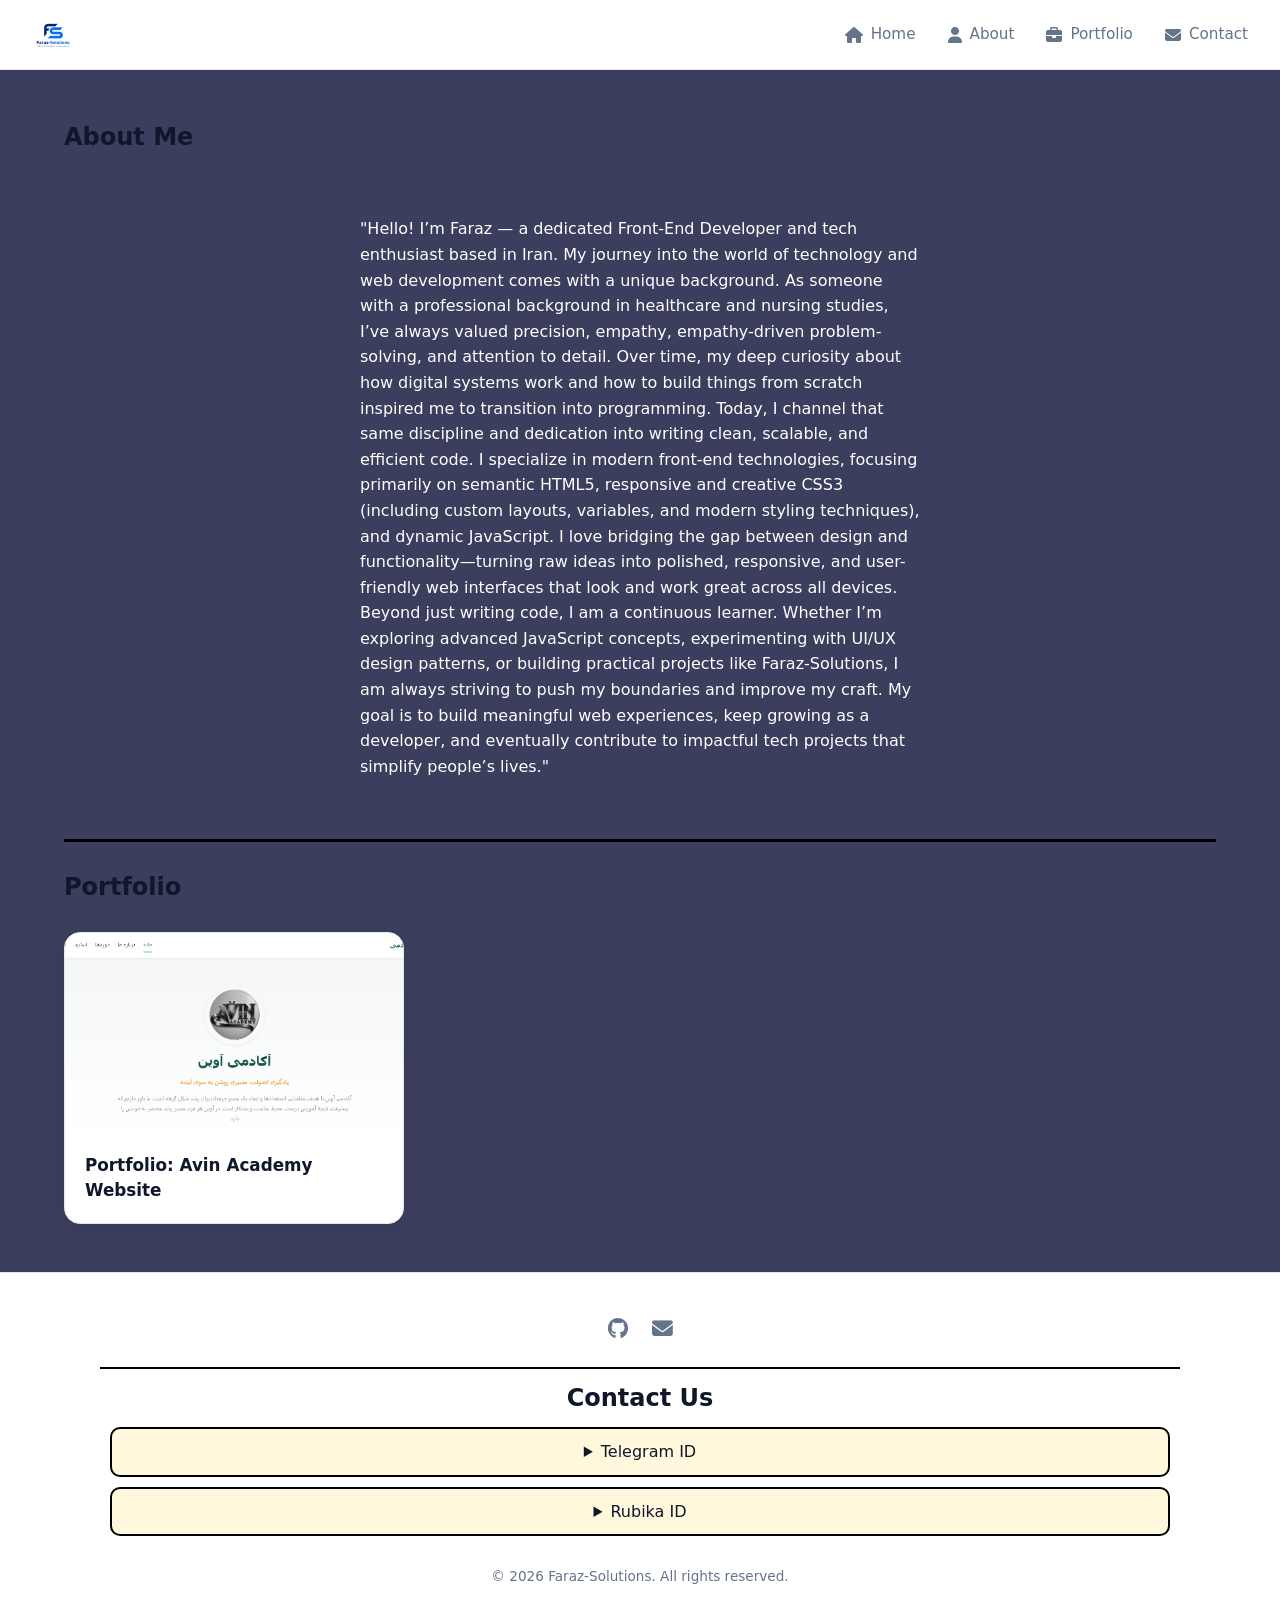
<file: index.html>
<!doctype html>
<html lang="en" dir="ltr">
  <head>
    <meta charset="UTF-8" />
    <meta name="viewport" content="width=device-width, initial-scale=1.0" />
    <title>Faraz-Solutions</title>
    <!-- Font Awesome CDN -->
    <link
      rel="stylesheet"
      href="https://cdnjs.cloudflare.com/ajax/libs/font-awesome/6.5.1/css/all.min.css"
      crossorigin="anonymous"
      referrerpolicy="no-referrer"
    />
    <link rel="stylesheet" href="./css/styles.css" />
    <link rel="icon" href="./images/icon.png" />
  </head>
  <body class="body">
    <!-- هدر سایت -->
    <header id="head">
      <div class="div">
        <div class="imagebox">
          <img src="./images/logo-a.png" alt="logo" class="image" />
        </div>
      </div>

      <!-- لایه تاریک پشت منو در موبایل -->
      <div class="overlay" id="overlay"></div>

      <nav class="navbar" id="navbar">
        <ul class="navbar-menu">
          <li class="items">
            <i class="fa-solid fa-house"></i
            ><a href="./index.html" class="texts">Home</a>
          </li>
          <li class="items">
            <i class="fa-solid fa-user"></i
            ><a href="#about-me-title" class="texts">About</a>
          </li>
          <li class="items">
            <i class="fa-solid fa-briefcase"></i
            ><a href="#portfolio-title" class="texts">Portfolio</a>
          </li>
          <li class="items">
            <i class="fa-solid fa-envelope"></i
            ><a href="#id" class="texts">Contact</a>
          </li>
        </ul>
      </nav>

      <button
        class="hamburger"
        id="hamburger-btn"
        aria-label="Toggle navigation"
      >
        <span class="bar"></span>
        <span class="bar"></span>
        <span class="bar"></span>
      </button>
    </header>

    <!-- بدنه اصلی -->
    <main class="main-content" id="main-content">
      <h2 id="about-me-title">About Me</h2>
      <div class="about-me">
        <section class="about">
          <p class="about-text">
            "Hello! I’m Faraz — a dedicated Front-End Developer and tech
            enthusiast based in Iran. My journey into the world of technology
            and web development comes with a unique background. As someone with
            a professional background in healthcare and nursing studies, I’ve
            always valued precision, empathy, empathy-driven problem-solving,
            and attention to detail. Over time, my deep curiosity about how
            digital systems work and how to build things from scratch inspired
            me to transition into programming. Today, I channel that same
            discipline and dedication into writing clean, scalable, and
            efficient code. I specialize in modern front-end technologies,
            focusing primarily on semantic HTML5, responsive and creative CSS3
            (including custom layouts, variables, and modern styling
            techniques), and dynamic JavaScript. I love bridging the gap between
            design and functionality—turning raw ideas into polished,
            responsive, and user-friendly web interfaces that look and work
            great across all devices. Beyond just writing code, I am a
            continuous learner. Whether I’m exploring advanced JavaScript
            concepts, experimenting with UI/UX design patterns, or building
            practical projects like Faraz-Solutions, I am always striving to
            push my boundaries and improve my craft. My goal is to build
            meaningful web experiences, keep growing as a developer, and
            eventually contribute to impactful tech projects that simplify
            people’s lives."
          </p>
        </section>
      </div>
      <br />
      <h2 class="portfolio-title" id="portfolio-title">Portfolio</h2>
      <br />
      <div class="menu-card">
        <article class="card">
          <a href="./avin-amoozeshgah/index.html" class="card-image-link">
            <img
              class="card-logo"
              src="./images/proj1.PNG"
              alt="Avin Academy Website"
            />
          </a>
          <div class="card-content">
            <a class="card-title" href="./avin-amoozeshgah/index.html">
              <h2>Portfolio: Avin Academy Website</h2>
            </a>
          </div>
        </article>
      </div>
    </main>

    <!-- فوتر سایت -->
    <footer class="footer" id="footer">
      <div class="footer-container">
        <div class="footer-socials">
          <a
            href="https://github.com/FarazSolutions"
            target="_blank"
            rel="noopener"
            aria-label="GitHub"
          >
            <i class="fab fa-github"></i>
          </a>

          <a href="mailto:frazmrady12@gmail.com" aria-label="Email">
            <i class="fas fa-envelope"></i>
          </a>
        </div>
        <div class="id-container" id="id">
          <h2>Contact Us</h2>
          <div class="details-container">
            <details>
              <summary>Telegram ID</summary>
              <p><strong>@Highhacker7</strong></p>
            </details>
            <details>
              <summary>Rubika ID</summary>
              <p><strong>@FACR777</strong></p>
            </details>
          </div>
        </div>
        <p class="footer-copy">© 2026 Faraz-Solutions. All rights reserved.</p>
      </div>
    </footer>

    <script src="./script.js"></script>
  </body>
</html>
</file>
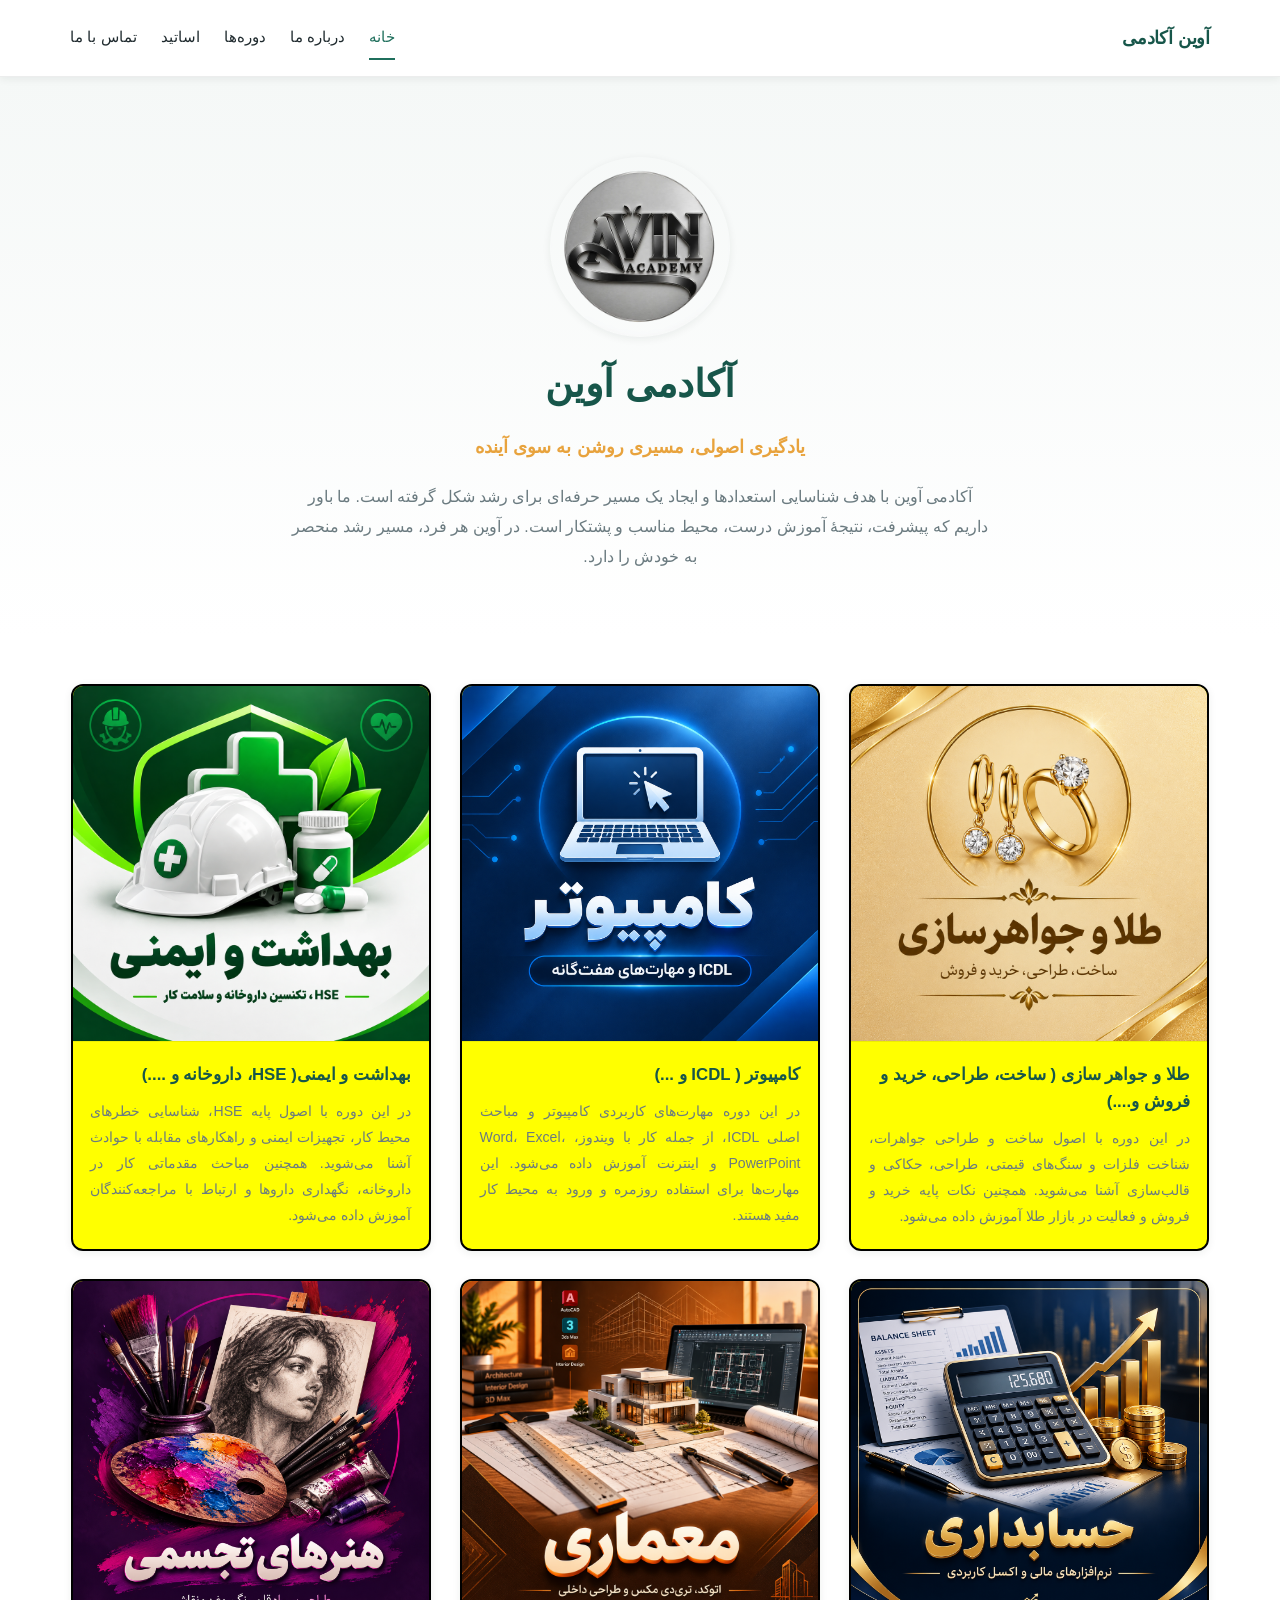
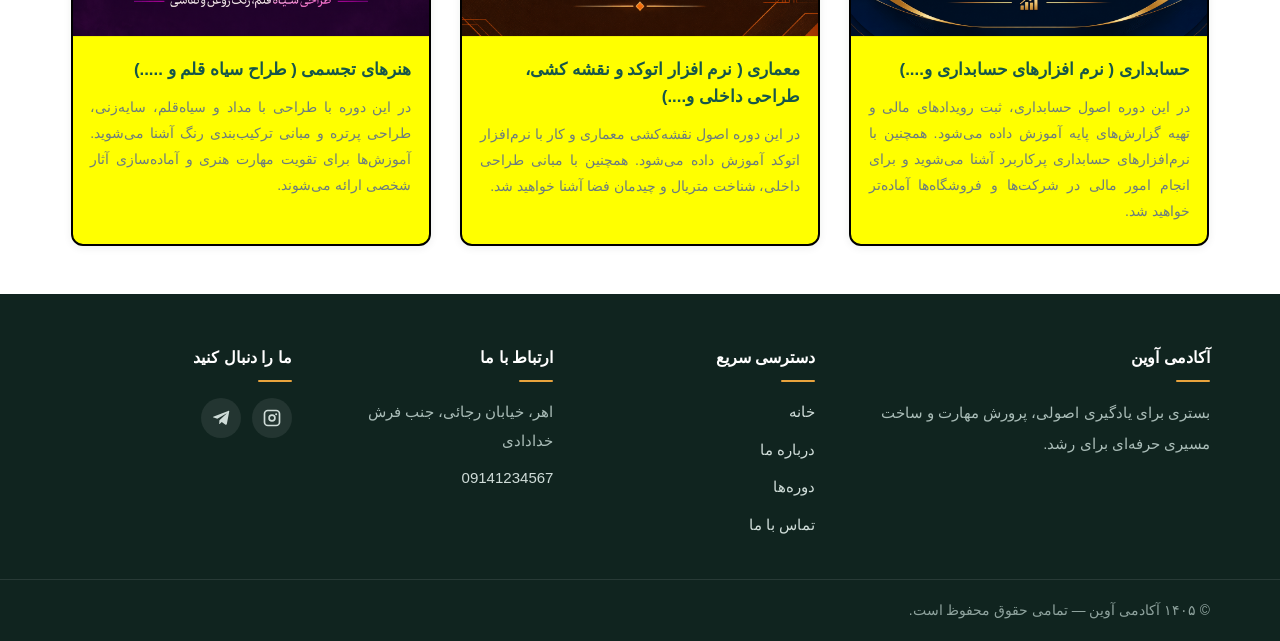
<file: avin-amoozeshgah/index.html>
<!doctype html>
<html lang="fa" dir="rtl">
  <head>
    <meta charset="UTF-8" />
    <meta name="viewport" content="width=device-width, initial-scale=1.0" />
    <title>آکادمی آوین | Avin Academy</title>
    <link rel="stylesheet" href="./css/styles.css" />
  </head>
  <body>
    <!-- ================= HEADER ================= -->
    <header class="site-header">
      <div class="container header-inner">
        <!-- نام برند (کنار منو در دسکتاپ) -->
        <a href="#" class="brand">
          <span class="brand-name">آوین آکادمی</span>
        </a>

        <!-- دکمه همبرگری (فقط موبایل) -->
        <button
          class="nav-toggle"
          id="navToggle"
          aria-label="باز و بسته کردن منو"
          aria-expanded="false"
          aria-controls="mainNav"
        >
          <span class="bar"></span>
          <span class="bar"></span>
          <span class="bar"></span>
        </button>

        <!-- منوی اصلی -->
        <nav class="main-nav" id="mainNav">
          <ul class="nav-list">
            <li><a href="./index.html" class="nav-link active">خانه</a></li>
            <li><a href="./index.html" class="nav-link">درباره ما</a></li>
            <li><a href="./index.html" class="nav-link">دوره‌ها</a></li>
            <li><a href="./index.html" class="nav-link">اساتید</a></li>
            <li><a href="./index.html" class="nav-link">تماس با ما</a></li>
          </ul>

          <!-- دکمه CTA داخل منو (اختیاری) -->
          <!-- <a href="#" class="btn btn-primary nav-cta">ثبت‌نام</a> -->
        </nav>
      </div>
    </header>

    <!-- ================= LOGO + INTRO ================= -->
    <section class="hero">
      <div class="container hero-inner">
        <!-- دایره لوگو (جای خالی برای عکس لوگو) -->
        <div class="logo-circle" role="img" aria-label="لوگوی آکادمی آوین">
          <img class="image" src="./images/icon.png" alt="لوگوی آکادمی آوین" />
        </div>

        <h1 class="hero-title">آکادمی آوین</h1>
        <p class="hero-subtitle">یادگیری اصولی، مسیری روشن به سوی آینده</p>

        <p class="hero-desc">
          آکادمی آوین با هدف شناسایی استعدادها و ایجاد یک مسیر حرفه‌ای برای رشد
          شکل گرفته است. ما باور داریم که پیشرفت، نتیجهٔ آموزش درست، محیط مناسب
          و پشتکار است. در آوین هر فرد، مسیر رشد منحصر به خودش را دارد.
        </p>

        <!-- <div class="hero-actions">
          <a href="#" class="btn btn-primary">شروع یادگیری</a>
          <a href="#" class="btn btn-outline">دوره‌های ما</a>
        </div> -->
      </div>
    </section>

    <!-- ================= MAIN CONTENT (بدنه) ================= -->
    <main class="site-main">
      <div class="container">
        <section class="cards">
          <a href="./index.html"
            ><img class="logos" src="./images/tala.png" alt="tala-sazi image"
          /></a>
          <a class="card-links" href="./index.html">
            <h3>طلا و جواهر سازی ( ساخت، طراحی، خرید و فروش و....)</h3>
            <p class="discribs">
              در این دوره با اصول ساخت و طراحی جواهرات، شناخت فلزات و سنگ‌های
              قیمتی، طراحی، حکاکی و قالب‌سازی آشنا می‌شوید. همچنین نکات پایه
              خرید و فروش و فعالیت در بازار طلا آموزش داده می‌شود.
            </p>
          </a>
        </section>

        <section class="cards">
          <a href="./index.html"
            ><img class="logos" src="./images/pc.png" alt="computer image"
          /></a>
          <a class="card-links" href="./index.html">
            <h3>کامپیوتر ( ICDL و ...)</h3>
            <p class="discribs">
              در این دوره مهارت‌های کاربردی کامپیوتر و مباحث اصلی ICDL، از جمله
              کار با ویندوز، Word، Excel، PowerPoint و اینترنت آموزش داده
              می‌شود. این مهارت‌ها برای استفاده روزمره و ورود به محیط کار مفید
              هستند.
            </p>
          </a>
        </section>

        <section class="cards">
          <a href="./index.html"
            ><img
              class="logos"
              src="./images/behdasht.png"
              alt="behdasht-imeni image"
          /></a>
          <a class="card-links" href="./index.html">
            <h3>بهداشت و ایمنی( HSE، داروخانه و ....)</h3>
            <p class="discribs">
              در این دوره با اصول پایه HSE، شناسایی خطرهای محیط کار، تجهیزات
              ایمنی و راهکارهای مقابله با حوادث آشنا می‌شوید. همچنین مباحث
              مقدماتی کار در داروخانه، نگهداری داروها و ارتباط با مراجعه‌کنندگان
              آموزش داده می‌شود.
            </p>
          </a>
        </section>

        <section class="cards">
          <a href="./index.html"
            ><img
              class="logos"
              src="./images/hesabdari.png"
              alt="hesabdari image"
          /></a>
          <a class="card-links" href="./index.html">
            <h3>حسابداری ( نرم افزارهای حسابداری و....)</h3>
            <p class="discribs">
              در این دوره اصول حسابداری، ثبت رویدادهای مالی و تهیه گزارش‌های
              پایه آموزش داده می‌شود. همچنین با نرم‌افزارهای حسابداری پرکاربرد
              آشنا می‌شوید و برای انجام امور مالی در شرکت‌ها و فروشگاه‌ها
              آماده‌تر خواهید شد.
            </p>
          </a>
        </section>

        <section class="cards">
          <a href="./index.html"
            ><img class="logos" src="./images/memari.png" alt="memari image"
          /></a>
          <a class="card-links" href="./index.html">
            <h3>معماری ( نرم افزار اتوکد و نقشه کشی، طراحی داخلی و....)</h3>
            <p class="discribs">
              در این دوره اصول نقشه‌کشی معماری و کار با نرم‌افزار اتوکد آموزش
              داده می‌شود. همچنین با مبانی طراحی داخلی، شناخت متریال و چیدمان
              فضا آشنا خواهید شد.
            </p>
          </a>
        </section>

        <section class="cards">
          <a href="./index.html"
            ><img
              class="logos"
              src="./images/tajasomi.png"
              alt="honar-tajasomi image"
          /></a>
          <a class="card-links" href="/">
            <h3>هنرهای تجسمی ( طراح سیاه قلم و .....)</h3>
            <p class="discribs">
              در این دوره با طراحی با مداد و سیاه‌قلم، سایه‌زنی، طراحی پرتره و
              مبانی ترکیب‌بندی رنگ آشنا می‌شوید. آموزش‌ها برای تقویت مهارت هنری
              و آماده‌سازی آثار شخصی ارائه می‌شوند.
            </p>
          </a>
        </section>
      </div>
    </main>

    <!-- ================= FOOTER ================= -->
    <footer class="site-footer">
      <div class="container footer-inner">
        <div class="footer-col footer-about">
          <h3 class="footer-title">آکادمی آوین</h3>
          <p>
            بستری برای یادگیری اصولی، پرورش مهارت و ساخت مسیری حرفه‌ای برای رشد.
          </p>
        </div>

        <div class="footer-col">
          <h3 class="footer-title">دسترسی سریع</h3>
          <ul class="footer-links">
            <li><a href="./index.html">خانه</a></li>
            <li><a href="./index.html">درباره ما</a></li>
            <li><a href="./index.html">دوره‌ها</a></li>
            <li><a href="./index.html">تماس با ما</a></li>
          </ul>
        </div>

        <div class="footer-col">
          <h3 class="footer-title">ارتباط با ما</h3>
          <ul class="footer-contact">
            <li>اهر، خیابان رجائی، جنب فرش خدادادی</li>
            <li><a href="./index.html">09141234567</a></li>
          </ul>
        </div>

        <div class="footer-col">
          <h3 class="footer-title">ما را دنبال کنید</h3>
          <div class="social-links">
            <a href="./index.html" class="social-link" aria-label="اینستاگرام">
              <svg viewBox="0 0 24 24" aria-hidden="true">
                <path
                  d="M7 2h10a5 5 0 0 1 5 5v10a5 5 0 0 1-5 5H7a5 5 0 0 1-5-5V7a5 5 0 0 1 5-5Zm0 2a3 3 0 0 0-3 3v10a3 3 0 0 0 3 3h10a3 3 0 0 0 3-3V7a3 3 0 0 0-3-3H7Zm5 3.5a4.5 4.5 0 1 1 0 9 4.5 4.5 0 0 1 0-9Zm0 2a2.5 2.5 0 1 0 0 5 2.5 2.5 0 0 0 0-5Zm5-3.25a1.25 1.25 0 1 1 0 2.5 1.25 1.25 0 0 1 0-2.5Z"
                />
              </svg>
            </a>
            <a href="./index.html" class="social-link" aria-label="تلگرام">
              <svg viewBox="0 0 24 24" aria-hidden="true">
                <path
                  d="M21.9 4.3 19 19.2c-.2 1-.8 1.2-1.6.8l-4.5-3.3-2.2 2.1c-.2.2-.4.4-.9.4l.3-4.6 8.4-7.6c.4-.3-.1-.5-.6-.2L7.6 12.9 3.2 11.5c-1-.3-1-1 .2-1.4l17.2-6.6c.8-.3 1.5.2 1.3 1.3Z"
                />
              </svg>
            </a>
          </div>
        </div>
      </div>

      <div class="footer-bottom">
        <div class="container">
          <p>© ۱۴۰۵ آکادمی آوین — تمامی حقوق محفوظ است.</p>
        </div>
      </div>
    </footer>

    <script src="main.js"></script>
  </body>
</html>
</file>
<file: css/styles.css>
/* Fonts */
@font-face {
  font-family: Vazir;
  src: url("../fonts/Vazir-Regular.woff2");
  font-weight: 400;
}

@font-face {
  font-family: Vazir;
  src: url("../fonts/Vazir-Medium.woff2");
  font-weight: 700;
}

/* متغیرها و ریست کلی */
:root {
  --primary-color: #2563eb;
  --primary-hover: #1d4ed8;
  --bg-body: #f8fafc;
  --bg-surface: #ffffff;
  --text-main: #0f172a;
  --text-muted: #64748b;
  --border-color: #e2e8f0;
  --header-height: 70px;
  --transition: all 0.3s ease;
}

* {
  margin: 0;
  padding: 0;
  box-sizing: border-box;
}

body {
  font-family:
    system-ui,
    -apple-system,
    BlinkMacSystemFont,
    "Segoe UI",
    Roboto,
    Oxygen,
    Ubuntu,
    sans-serif;
  background-color: rgba(0, 4, 44, 0.767);
  color: var(--text-main);
  line-height: 1.6;
  min-height: 100vh;
  display: flex;
  flex-direction: column;
}

main {
  padding: 10px;
  gap: 30px;
}

.about-text {
  padding: 20px;
  color: white;
}

.about {
  width: 600px;
}

.about-me {
  display: flex;
  justify-content: center;
  border-bottom: 3px solid black;
  padding: 40px 10px;
}

.portfolio-title {
  display: block;
}

/* هدر */
#head {
  position: sticky;
  top: 0;
  height: var(--header-height);
  background-color: var(--bg-surface);
  border-bottom: 1px solid var(--border-color);
  display: flex;
  align-items: center;
  justify-content: space-between;
  padding: 0 2rem;
  z-index: 1000;
  box-shadow: 0 1px 3px rgba(0, 0, 0, 0.05);
}

.div {
  display: flex;
  align-items: center;
}

.imagebox {
  display: inline-flex;
  align-items: center;
}

.image {
  height: 42px;
  width: auto;
  object-fit: contain;
  display: block;
}

/* ناوبری دسکتاپ */
.navbar-menu {
  display: flex;
  align-items: center;
  gap: 2rem;
  list-style: none;
}

.items {
  display: flex;
  align-items: center;
  gap: 0.5rem;
  color: var(--text-muted);
  transition: var(--transition);
  font-size: 0.95rem;
  font-weight: 500;
}

.items i {
  font-size: 1rem;
}

.texts {
  text-decoration: none;
  color: inherit;
  transition: var(--transition);
}

.items:hover,
.items:hover .texts {
  color: var(--primary-color);
}

/* دکمه همبرگری (موبایل) */
.hamburger {
  display: none;
  flex-direction: column;
  justify-content: space-between;
  width: 26px;
  height: 20px;
  background: transparent;
  border: none;
  cursor: pointer;
  padding: 0;
  position: relative;
  z-index: 50; /* بالاترین لایه هدر */
}

.hamburger .bar {
  width: 100%;
  height: 3px;
  background-color: var(--text-main);
  border-radius: 4px;
  transition: var(--transition);
}

/* انیمیشن باز شدن دکمه همبرگری */
.hamburger.active .bar:nth-child(1) {
  transform: translateY(8.5px) rotate(45deg);
}
.hamburger.active .bar:nth-child(2) {
  opacity: 0;
}
.hamburger.active .bar:nth-child(3) {
  transform: translateY(-8.5px) rotate(-45deg);
}

/* بخش اصلی (Main) */
.main-content {
  flex: 1;
  max-width: 1200px;
  width: 100%;
  margin: 0 auto;
  padding: 3rem 1.5rem;
}

/* فوتر */
.footer {
  background-color: var(--bg-surface);
  border-top: 1px solid var(--border-color);
  padding: 2.5rem 1.5rem 1.5rem;
  margin-top: auto;
}

.footer-container {
  max-width: 1200px;
  margin: 0 auto;
  display: flex;
  flex-direction: column;
  align-items: center;
  gap: 1.25rem;
  text-align: center;
}

.footer-socials {
  display: flex;
  gap: 1.5rem;
}

.footer-socials a {
  color: var(--text-muted);
  font-size: 1.3rem;
  transition: var(--transition);
}

.footer-socials a:hover {
  color: var(--primary-color);
  transform: translateY(-2px);
}

.footer-copy {
  color: var(--text-muted);
  font-size: 0.85rem;
}

/* استایل overlay در حالت عادی غیرفعال */
.overlay {
  display: none;
}

/* بخش کارت‌های نمونه‌کار */
.menu-card {
  display: flex;
  flex-wrap: wrap;
  gap: 2rem;
  justify-content: flex-start;
}

.card {
  width: 100%;
  max-width: 340px;
  background-color: var(--bg-surface);
  border: 1px solid var(--border-color);
  border-radius: 16px; /* گوشه‌های نرم و گرد */
  overflow: hidden; /* برش خوردن لبه‌های تصویر با گوشه کارت */
  box-shadow: 0 4px 20px rgba(0, 0, 0, 0.05); /* سایه نرم و مات */
  transition:
    transform 0.3s ease,
    box-shadow 0.3s ease;
  display: flex;
  flex-direction: column;
}

/* افکت شناور شدن با حرکت موس */
.card:hover {
  transform: translateY(-6px);
  box-shadow: 0 12px 28px rgba(0, 0, 0, 0.1);
}

.card-image-link {
  display: block;
  width: 100%;
  height: 200px;
  overflow: hidden;
  background-color: #f1f5f9;
}

.card-logo {
  width: 100%;
  height: 100%;
  object-fit: cover; /* تناسب عکس بدون کشیدگی و دفرمه شدن */
  display: block;
  transition: transform 0.4s ease;
}

/* زوم نرم عکس زمان هاور */
.card:hover .card-logo {
  transform: scale(1.05);
}

.card-content {
  padding: 1.25rem;
}

.card-title {
  text-decoration: none;
  color: var(--text-main);
  transition: color 0.2s ease;
}

.card-title h2 {
  font-size: 1.05rem;
  font-weight: 600;
  line-height: 1.5;
}

.card-title:hover {
  color: var(--primary-color);
}

.id-container {
  border-top: 2px solid black;
  width: 90%;
  padding: 10px;
}

details {
  padding: 10px;
  border: 2px solid black;
  border-radius: 10px;
  margin-top: 10px;
  background: cornsilk;
}

strong {
  color: green;
}

/* مدیاکوئری ریسپانسیو (موبایل و تبلت) */
@media (max-width: 768px) {
  #head {
    padding: 0 1.25rem;
  }

  .hamburger {
    display: flex;
  }

  /* لایه تاریک تمام صفحه: زیر منو */
  .overlay {
    display: block;
    position: fixed;
    top: 0;
    left: 0;
    width: 100vw;
    height: 100vh;
    background: rgba(0, 0, 0, 0.45);
    backdrop-filter: blur(2px);
    -webkit-backdrop-filter: blur(2px);
    z-index: 30; /* زیر navbar */
    opacity: 0;
    visibility: hidden;
    pointer-events: none;
    transition:
      opacity 0.3s ease,
      visibility 0.3s ease;
  }

  .overlay.active {
    opacity: 1;
    visibility: visible;
    pointer-events: auto;
  }

  /* سایدبار منو: بالای لایه تاریک */
  .navbar {
    position: fixed;
    top: 0;
    right: -100%;
    width: 75%;
    max-width: 300px;
    height: 100vh;
    background-color: var(--bg-surface);
    box-shadow: -4px 0 25px rgba(0, 0, 0, 0.2);
    padding: calc(var(--header-height) + 2rem) 2rem 2rem;
    transition: right 0.3s ease;
    z-index: 40; /* قطعا بالاتر از overlay (30) */
  }

  .navbar.open {
    right: 0;
  }

  .navbar-menu {
    flex-direction: column;
    align-items: flex-start;
    gap: 1.75rem;
  }

  .items {
    font-size: 1.05rem;
  }
}
</file>
<file: avin-amoozeshgah/css/styles.css>
/* Fonts */
@font-face {
  font-family: Vazir;
  src: url("../fonts/Vazir-Regular.woff2");
  font-weight: 400;
}

@font-face {
  font-family: Vazir;
  src: url("../fonts/Vazir-Medium.woff2");
  font-weight: 700;
}

/* ================= RESET و متغیرها ================= */
*,
*::before,
*::after {
  box-sizing: border-box;
  margin: 0;
  padding: 0;
}

:root {
  --color-primary: #1f6f5c;
  --color-primary-dark: #17564a;
  --color-accent: #e8a33d;
  --color-text: #1f2a2e;
  --color-muted: #6b7b80;
  --color-bg: #ffffff;
  --color-bg-soft: #f5f8f7;
  --color-header: #ffffff;
  --color-footer: #10241f;
  --radius: 12px;
  --shadow-sm: 0 2px 8px rgba(16, 36, 31, 0.07);
  --shadow-md: 0 8px 24px rgba(16, 36, 31, 0.12);
  --header-height: 68px;
  --transition: 0.25s ease;
}

html {
  scroll-behavior: smooth;
}

body {
  font-family: Vazirmatn, "Segoe UI", Tahoma, sans-serif;
  background: var(--color-bg);
  color: var(--color-text);
  line-height: 1.9;
  -webkit-font-smoothing: antialiased;
}

img {
  max-width: 100%;
  display: block;
}

a {
  text-decoration: none;
  color: inherit;
}

ul {
  list-style: none;
}

.container {
  width: min(1140px, 100% - 2rem);
  margin-inline: auto;
  display: flex;
  flex-wrap: wrap;
  gap: 20px;
}

/* ================= دکمه‌ها ================= */
.btn {
  display: inline-flex;
  align-items: center;
  justify-content: center;
  padding: 0.7rem 1.4rem;
  border-radius: 999px;
  font-size: 0.95rem;
  font-weight: 600;
  border: 2px solid transparent;
  cursor: pointer;
  transition:
    background var(--transition),
    color var(--transition),
    transform var(--transition),
    border-color var(--transition);
}

.btn:active {
  transform: scale(0.97);
}

.btn-primary {
  background: var(--color-primary);
  color: #fff;
}

.btn-primary:hover {
  background: var(--color-primary-dark);
}

.btn-outline {
  background: transparent;
  color: var(--color-primary);
  border-color: var(--color-primary);
}

.btn-outline:hover {
  background: var(--color-primary);
  color: #fff;
}

/* ================= هدر ================= */
.site-header {
  position: sticky;
  top: 0;
  z-index: 100;
  background: var(--color-header);
  border-bottom: 1px solid rgba(16, 36, 31, 0.08);
  box-shadow: var(--shadow-sm);
}

.header-inner {
  display: flex;
  align-items: center;
  justify-content: space-between;
  min-height: var(--header-height);
  gap: 1rem;
}

.brand-name {
  font-size: 1.15rem;
  font-weight: 800;
  color: var(--color-primary-dark);
  letter-spacing: -0.2px;
}

/* --- دکمه همبرگری --- */
.nav-toggle {
  display: inline-flex;
  flex-direction: column;
  justify-content: center;
  gap: 5px;
  width: 44px;
  height: 44px;
  padding: 10px;
  background: transparent;
  border: 1px solid rgba(16, 36, 31, 0.12);
  border-radius: 10px;
  cursor: pointer;
  z-index: 110;
}

.nav-toggle .bar {
  display: block;
  width: 100%;
  height: 2px;
  background: var(--color-primary-dark);
  border-radius: 2px;
  transition:
    transform var(--transition),
    opacity var(--transition);
}

/* تبدیل به X وقتی منو باز است */
.nav-toggle.is-open .bar:nth-child(1) {
  transform: translateY(7px) rotate(45deg);
}
.nav-toggle.is-open .bar:nth-child(2) {
  opacity: 0;
}
.nav-toggle.is-open .bar:nth-child(3) {
  transform: translateY(-7px) rotate(-45deg);
}

/* --- منوی موبایل --- */
.main-nav {
  position: fixed;
  inset: var(--header-height) 0 auto 0;
  background: var(--color-bg);
  border-bottom: 1px solid rgba(16, 36, 31, 0.08);
  box-shadow: var(--shadow-md);
  padding: 1rem 1.25rem 1.5rem;
  display: flex;
  flex-direction: column;
  gap: 0.75rem;
  transform: translateY(-12px);
  opacity: 0;
  visibility: hidden;
  pointer-events: none;
  transition:
    transform var(--transition),
    opacity var(--transition),
    visibility var(--transition);
}

.main-nav.is-open {
  transform: translateY(0);
  opacity: 1;
  visibility: visible;
  pointer-events: auto;
}

.nav-list {
  display: flex;
  flex-direction: column;
}

.nav-link {
  display: block;
  padding: 0.85rem 0.5rem;
  font-weight: 500;
  color: var(--color-text);
  border-bottom: 1px solid rgba(16, 36, 31, 0.06);
  transition:
    color var(--transition),
    padding-inline-start var(--transition);
}

.nav-link:hover,
.nav-link.active {
  color: var(--color-primary);
}

.nav-link:hover {
  padding-inline-start: 0.9rem;
}

.nav-cta {
  width: 100%;
  margin-top: 0.5rem;
}

/* ================= بخش لوگو و توضیحات ================= */
.hero {
  background: linear-gradient(180deg, var(--color-bg-soft), var(--color-bg));
  padding: 3.5rem 0 3rem;
  text-align: center;
}

.hero-inner {
  display: flex;
  flex-direction: column;
  align-items: center;
  gap: 1.1rem;
}

/* دایره لوگو */
.logo-circle {
  width: 140px;
  height: 140px;
  border-radius: 50%;
  display: flex;
  align-items: center;
  justify-content: center;
  overflow: hidden;
  box-shadow: var(--shadow-sm);
  transition:
    transform var(--transition),
    border-color var(--transition);
}

.logo-circle:hover {
  transform: translateY(-4px);
  border-color: var(--color-primary);
}

.logo-circle img {
  width: 100%;
  height: 100%;
  object-fit: cover;
}

.logo-placeholder-text {
  font-size: 0.9rem;
  color: var(--color-muted);
  font-weight: 600;
}

.hero-title {
  font-size: clamp(1.6rem, 4vw, 2.4rem);
  font-weight: 800;
  color: var(--color-primary-dark);
  line-height: 1.5;
}

.hero-subtitle {
  font-size: clamp(1rem, 2.5vw, 1.15rem);
  font-weight: 600;
  color: var(--color-accent);
}

.hero-desc {
  max-width: 700px;
  color: var(--color-muted);
  font-size: 0.98rem;
}

.hero-actions {
  display: flex;
  flex-wrap: wrap;
  justify-content: center;
  gap: 0.75rem;
  margin-top: 0.5rem;
}

/* ================= بدنه (خالی) ================= */
.site-main {
  padding: 3rem 0;
  min-height: 40vh;
}

/* ================= فوتر ================= */
.site-footer {
  background: var(--color-footer);
  color: #cfdcd8;
  padding-top: 3rem;
  font-size: 0.94rem;
}

.footer-inner {
  display: grid;
  grid-template-columns: 1fr;
  gap: 2rem;
  padding-bottom: 2.5rem;
}

.footer-title {
  color: #fff;
  font-size: 1.02rem;
  margin-bottom: 1rem;
  font-weight: 700;
  position: relative;
  padding-bottom: 0.6rem;
}

.footer-title::after {
  content: "";
  position: absolute;
  bottom: 0;
  right: 0;
  width: 34px;
  height: 2px;
  background: var(--color-accent);
  border-radius: 2px;
}

.footer-about p {
  color: #a9bcb7;
  line-height: 2;
}

.footer-links li + li,
.footer-contact li + li {
  margin-top: 0.55rem;
}

.footer-links a {
  color: #cfdcd8;
  transition:
    color var(--transition),
    padding-inline-start var(--transition);
}

.footer-links a:hover {
  color: var(--color-accent);
  padding-inline-start: 6px;
}

.footer-contact li {
  color: #a9bcb7;
  word-break: break-word;
}

.footer-contact a {
  color: #cfdcd8;
  transition: color var(--transition);
}

.footer-contact a:hover {
  color: var(--color-accent);
}

.social-links {
  display: flex;
  gap: 0.65rem;
}

.social-link {
  width: 40px;
  height: 40px;
  display: inline-flex;
  align-items: center;
  justify-content: center;
  border-radius: 50%;
  background: rgba(255, 255, 255, 0.08);
  transition:
    background var(--transition),
    transform var(--transition);
}

.social-link svg {
  width: 20px;
  height: 20px;
  fill: #cfdcd8;
  transition: fill var(--transition);
}

.social-link:hover {
  background: var(--color-accent);
  transform: translateY(-3px);
}

.social-link:hover svg {
  fill: #10241f;
}

.footer-bottom {
  border-top: 1px solid rgba(255, 255, 255, 0.1);
  padding: 1.1rem 0;
  text-align: center;
  font-size: 0.86rem;
  color: #8fa39e;
}

/* ================= ریسپانسیو: تبلت ================= */
@media (min-width: 600px) {
  .logo-circle {
    width: 160px;
    height: 160px;
  }

  .footer-inner {
    grid-template-columns: repeat(2, 1fr);
  }
}

/* ================= ریسپانسیو: دسکتاپ ================= */
@media (min-width: 900px) {
  :root {
    --header-height: 76px;
  }

  /* مخفی کردن دکمه همبرگری */
  .nav-toggle {
    display: none;
  }

  /* منوی افقی */
  .main-nav {
    position: static;
    inset: auto;
    display: flex;
    flex-direction: row;
    align-items: center;
    gap: 1.75rem;
    padding: 0;
    background: transparent;
    border: none;
    box-shadow: none;
    transform: none;
    opacity: 1;
    visibility: visible;
    pointer-events: auto;
  }

  .nav-list {
    flex-direction: row;
    align-items: center;
    gap: 1.5rem;
  }

  .nav-link {
    padding: 0.4rem 0;
    border-bottom: 2px solid transparent;
    font-size: 0.96rem;
  }

  .nav-link:hover {
    padding-inline-start: 0;
    border-bottom-color: var(--color-accent);
  }

  .nav-link.active {
    border-bottom-color: var(--color-primary);
  }

  .nav-cta {
    width: auto;
    margin-top: 0;
    padding: 0.55rem 1.2rem;
    font-size: 0.9rem;
  }

  .hero {
    padding: 5rem 0 4rem;
  }

  .logo-circle {
    width: 180px;
    height: 180px;
  }

  .footer-inner {
    grid-template-columns: 1.6fr 1fr 1fr 1fr;
    gap: 2.5rem;
  }
}

.image {
  justify-content: center;
}

/* ================= بخش کارت‌های دوره‌ها ================= */
.site-main .container {
  display: grid;
  /* کارت‌ها بین ۲۸۰ تا ۳۴۰ پیکسل می‌مانند و خودبه‌خود منظم ردیف می‌شوند */
  grid-template-columns: repeat(auto-fit, minmax(280px, 1fr));
  gap: 28px;
  justify-content: center;
}

.cards {
  background: yellow;
  border: 2px solid black;
  border-radius: var(--radius);
  box-shadow: var(--shadow-sm);
  overflow: hidden;
  display: flex;
  flex-direction: column;
  transition:
    transform var(--transition),
    box-shadow var(--transition);
  /* مهم: جلوگیری از بزرگ‌شدن غیرعادی کارت‌ها در صفحات خیلی عریض */
  width: 100%;
  max-width: 360px;
  margin-inline: auto; /* برای سنتر ماندن در ستون */
}

.cards:hover {
  transform: translateY(-6px);
  box-shadow: var(--shadow-md);
}

/* حل قطعی مشکل عکس: نسبت تصویر ثابت و بدون کراپ شدن یا غیب‌شدن محتوا */
.cards .logos {
  width: 100%;
  height: auto;
  aspect-ratio: 1 / 1; /* عکس‌ها مربعی هستند؛ کامل و شفاف نمایش داده می‌شوند */
  object-fit: cover;
  object-position: center;
  display: block;
  border-bottom: 1px solid rgba(16, 36, 31, 0.08);
}

/* بخش متن و لینک داخل کارت */
.card-links {
  display: flex;
  flex-direction: column;
  padding: 1.25rem 1.1rem;
  flex-grow: 1;
}

.cards h3 {
  font-size: 1.05rem;
  font-weight: 700;
  color: var(--color-primary-dark);
  margin-bottom: 0.6rem;
  line-height: 1.6;
}

.discribs {
  font-size: 0.88rem;
  line-height: 1.85;
  color: var(--color-muted);
  text-align: justify;
}
</file>
